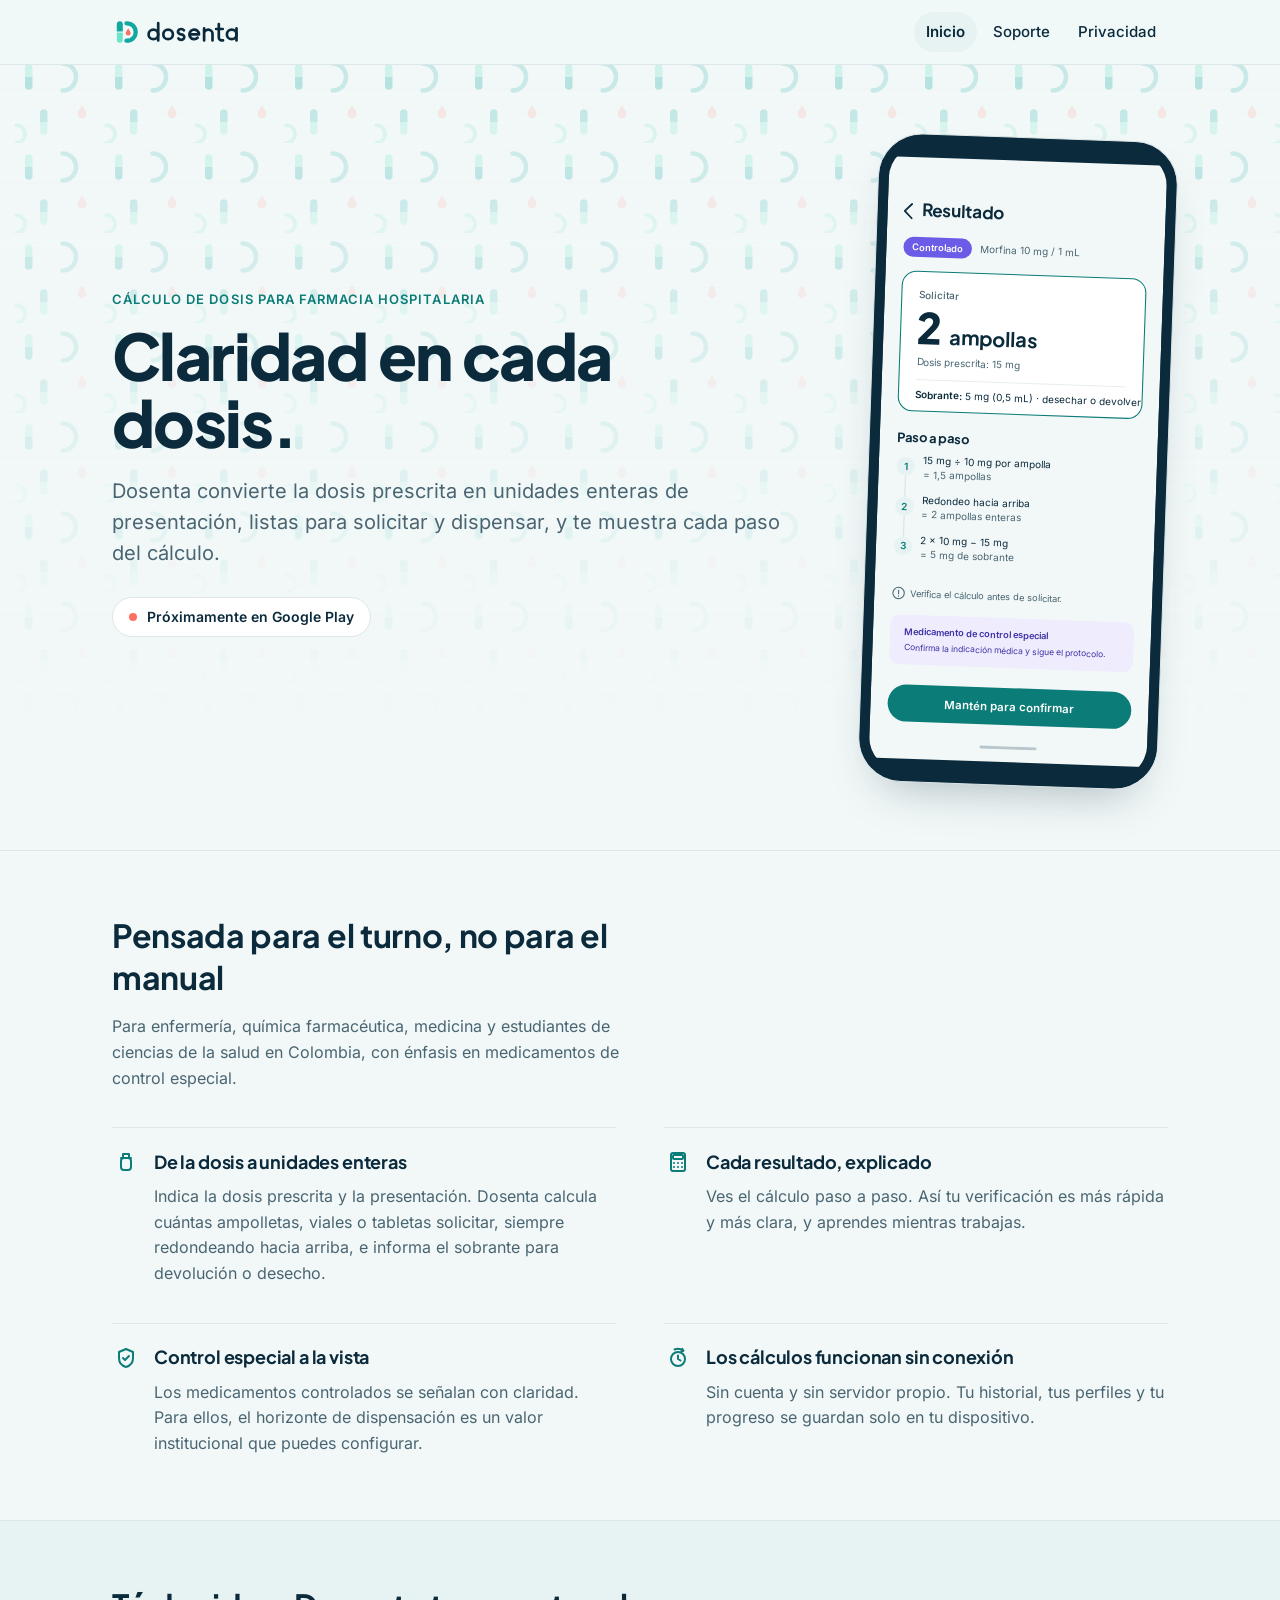
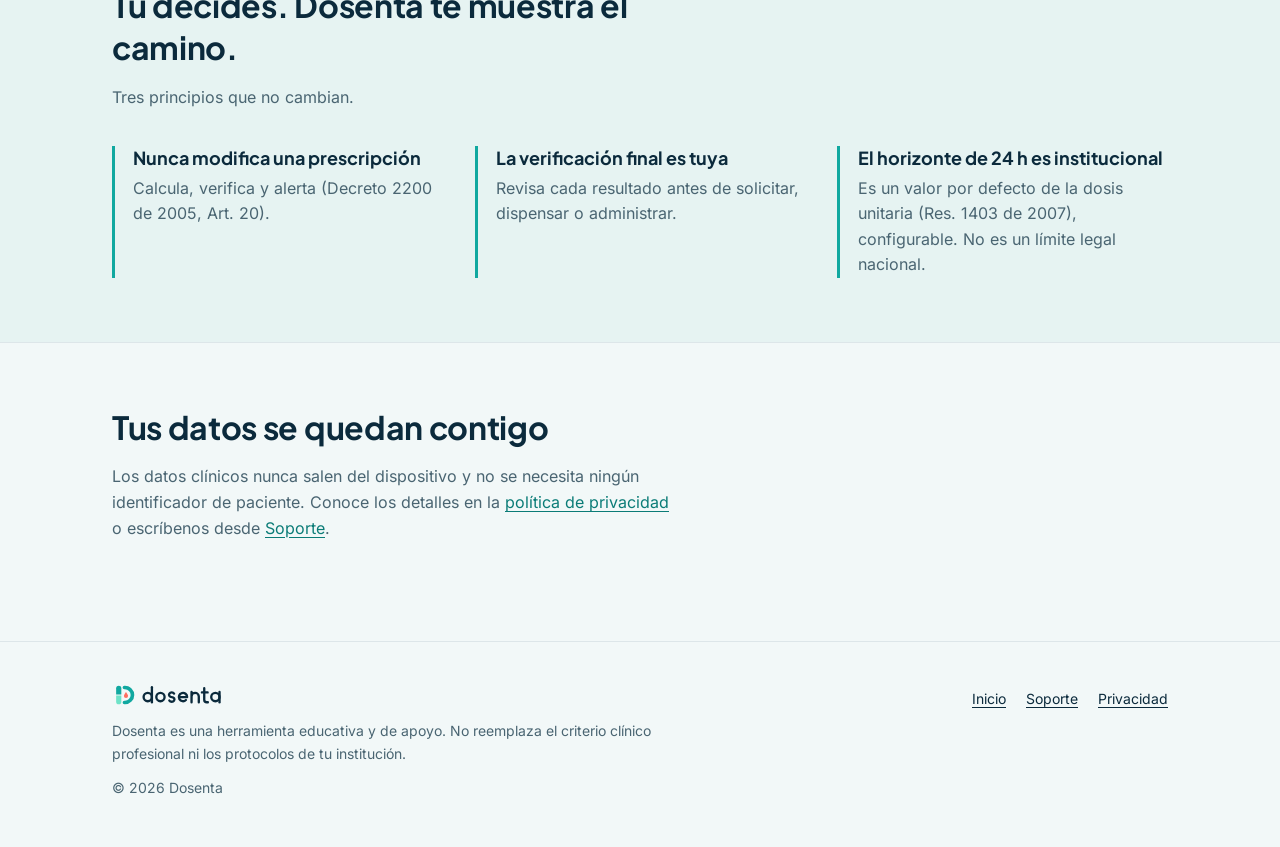
<file: index.html>
<!doctype html>
<html lang="es-CO">
<head>
<meta charset="utf-8">
<meta name="viewport" content="width=device-width, initial-scale=1">
<title>Dosenta · Claridad en cada dosis</title>
<meta name="description" content="Dosenta convierte la dosis prescrita en unidades enteras de presentación de farmacia, paso a paso y sin conexión. Tú siempre verificas el resultado.">
<meta name="theme-color" content="#F2F8F8" media="(prefers-color-scheme: light)">
<meta name="theme-color" content="#0B2A3C" media="(prefers-color-scheme: dark)">
<meta name="color-scheme" content="light dark">
<meta property="og:type" content="website">
<meta property="og:site_name" content="Dosenta">
<meta property="og:locale" content="es_CO">
<meta property="og:title" content="Dosenta · Claridad en cada dosis">
<meta property="og:description" content="Dosenta convierte la dosis prescrita en unidades enteras de presentación de farmacia, paso a paso y sin conexión. Tú siempre verificas el resultado.">
<link rel="icon" href="favicon.svg" type="image/svg+xml">
<link rel="stylesheet" href="assets/css/styles.css">
</head>
<body>
<a class="skip" href="#contenido">Saltar al contenido</a>
<header class="site-header">
<div class="wrap">
<a class="brand" href="index.html" aria-label="Dosenta, inicio"><picture><source media="(prefers-color-scheme: dark)" srcset="assets/img/dosenta-lockup-horizontal-negativo.svg"><img src="assets/img/dosenta-lockup-horizontal.svg" alt="Dosenta" width="132" height="30"></picture></a>
<nav class="nav" aria-label="Principal">
<a href="index.html" aria-current="page">Inicio</a>
<a href="soporte.html">Soporte</a>
<a href="privacidad.html">Privacidad</a>
</nav>
</div>
</header>
<main id="contenido">
<section class="hero">
<div class="wrap hero-grid">
<div class="hero-copy">
<span class="eyebrow">Cálculo de dosis para farmacia hospitalaria</span>
<h1 class="display">Claridad en cada dosis.</h1>
<p class="lead">Dosenta convierte la dosis prescrita en unidades enteras de presentación, listas para solicitar y dispensar, y te muestra cada paso del cálculo.</p>
<span class="pill">Próximamente en Google Play</span>
</div>
<figure class="hero-device" aria-label="Pantalla de resultado de Dosenta: 15 mg de morfina se convierten en 2 ampollas, con 5 mg de sobrante"><svg xmlns="http://www.w3.org/2000/svg" viewBox="0 0 390 844" focusable="false" aria-hidden="true">
  <rect width="390" height="844" fill="#F2F8F8"/>
  <path d="M34 66l-10 10 10 10" fill="none" stroke="#0B2A3C" stroke-width="2.5" stroke-linecap="round" stroke-linejoin="round"/>
  <text x="48" y="83" font-family="'Plus Jakarta Sans', sans-serif" font-weight="700" font-size="24" fill="#0B2A3C">Resultado</text>
  <rect x="24" y="112" width="96" height="28" rx="14" fill="#6B5CE7"/>
  <text x="72" y="131" text-anchor="middle" font-family="Inter, sans-serif" font-weight="600" font-size="13" fill="#FFFFFF">Controlado</text>
  <text x="132" y="131" font-family="Inter, sans-serif" font-size="14" fill="#4A6572">Morfina 10 mg / 1 mL</text>
  <rect x="24" y="160" width="342" height="196" rx="20" fill="#FFFFFF" stroke="#0B7C77" stroke-width="1.5"/>
  <text x="48" y="198" font-family="Inter, sans-serif" font-weight="500" font-size="14" fill="#4A6572">Solicitar</text>
  <text x="46" y="262" font-family="'Plus Jakarta Sans', sans-serif" font-weight="800" font-size="60" fill="#0B2A3C" style="font-feature-settings:'tnum' 1">2</text>
  <text x="92" y="262" font-family="'Plus Jakarta Sans', sans-serif" font-weight="700" font-size="28" fill="#0B2A3C">ampollas</text>
  <text x="48" y="292" font-family="Inter, sans-serif" font-size="14" fill="#4A6572">Dosis prescrita: 15 mg</text>
  <line x1="48" y1="312" x2="342" y2="312" stroke="#DDE6E9"/>
  <text x="48" y="338" font-family="Inter, sans-serif" font-size="14" fill="#0B2A3C"><tspan font-weight="600">Sobrante:</tspan> 5 mg (0,5 mL) · desechar o devolver</text>
  <text x="24" y="400" font-family="'Plus Jakarta Sans', sans-serif" font-weight="700" font-size="18" fill="#0B2A3C">Paso a paso</text>
  <g font-family="Inter, sans-serif" font-size="14" fill="#0B2A3C">
    <circle cx="38" cy="434" r="13" fill="#E6F3F2"/><text x="38" y="439" text-anchor="middle" font-weight="600" fill="#0B7C77">1</text>
    <text x="62" y="430">15 mg ÷ 10 mg por ampolla</text><text x="62" y="450" fill="#4A6572">= 1,5 ampollas</text>
    <circle cx="38" cy="490" r="13" fill="#E6F3F2"/><text x="38" y="495" text-anchor="middle" font-weight="600" fill="#0B7C77">2</text>
    <text x="62" y="486">Redondeo hacia arriba</text><text x="62" y="506" fill="#4A6572">= 2 ampollas enteras</text>
    <circle cx="38" cy="546" r="13" fill="#E6F3F2"/><text x="38" y="551" text-anchor="middle" font-weight="600" fill="#0B7C77">3</text>
    <text x="62" y="542">2 × 10 mg − 15 mg</text><text x="62" y="562" fill="#4A6572">= 5 mg de sobrante</text>
  </g>
  <line x1="38" y1="447" x2="38" y2="477" stroke="#DDE6E9" stroke-width="2"/>
  <line x1="38" y1="503" x2="38" y2="533" stroke="#DDE6E9" stroke-width="2"/>
  <circle cx="34" cy="612" r="8" fill="none" stroke="#4A6572" stroke-width="1.5"/><path d="M34 608v5M34 616v.5" stroke="#4A6572" stroke-width="1.5" stroke-linecap="round"/>
  <text x="50" y="617" font-family="Inter, sans-serif" font-size="13" fill="#4A6572">Verifica el cálculo antes de solicitar.</text>
  <rect x="24" y="642" width="342" height="70" rx="14" fill="#EFEDFD"/>
  <text x="44" y="670" font-family="Inter, sans-serif" font-weight="600" font-size="13" fill="#3F33A8">Medicamento de control especial</text>
  <text x="44" y="692" font-family="Inter, sans-serif" font-size="12" fill="#3F33A8">Confirma la indicación médica y sigue el protocolo.</text>
  <rect x="24" y="740" width="342" height="52" rx="26" fill="#0B7C77"/>
  <text x="195" y="772" text-anchor="middle" font-family="Inter, sans-serif" font-weight="600" font-size="16" fill="#FFFFFF">Mantén para confirmar</text>
  <rect x="155" y="822" width="80" height="4" rx="2" fill="#B8C7CD"/>
</svg></figure>
</div>
</section>

<section class="section" aria-labelledby="h-que">
<div class="wrap">
<div class="section-head">
<h2 id="h-que">Pensada para el turno, no para el manual</h2>
<p>Para enfermería, química farmacéutica, medicina y estudiantes de ciencias de la salud en Colombia, con énfasis en medicamentos de control especial.</p>
</div>
<div class="grid cols-2">
<article class="feature"><div class="icon" aria-hidden="true"><svg viewBox="0 0 24 24" focusable="false"><path d="M9 8V4h6v4"/><path d="M7 8h10"/><rect x="7" y="8" width="10" height="12" rx="3"/></svg></div><h3>De la dosis a unidades enteras</h3><p>Indica la dosis prescrita y la presentación. Dosenta calcula cuántas ampolletas, viales o tabletas solicitar, siempre redondeando hacia arriba, e informa el sobrante para devolución o desecho.</p></article>
<article class="feature"><div class="icon" aria-hidden="true"><svg viewBox="0 0 24 24" focusable="false"><rect x="5" y="3" width="14" height="18" rx="2"/><rect x="7" y="5" width="10" height="4" rx="1"/><path d="M8 13h.01M12 13h.01M16 13h.01M8 17h.01M12 17h.01M16 17h.01"/></svg></div><h3>Cada resultado, explicado</h3><p>Ves el cálculo paso a paso. Así tu verificación es más rápida y más clara, y aprendes mientras trabajas.</p></article>
<article class="feature"><div class="icon" aria-hidden="true"><svg viewBox="0 0 24 24" focusable="false"><path d="M12 3l7 3v6c0 5-3.5 8-7 9-3.5-1-7-4-7-9V6z"/><path d="M9 12l2 2 4-4"/></svg></div><h3>Control especial a la vista</h3><p>Los medicamentos controlados se señalan con claridad. Para ellos, el horizonte de dispensación es un valor institucional que puedes configurar.</p></article>
<article class="feature"><div class="icon" aria-hidden="true"><svg viewBox="0 0 24 24" focusable="false"><circle cx="12" cy="13" r="7"/><path d="M12 9.5v3.5l2.5 1.5"/><path d="M8.5 3.5A9 9 0 0 1 17 4.5"/><path d="M16.2 2.8l1.3 1.9-2.1.5"/></svg></div><h3>Los cálculos funcionan sin conexión</h3><p>Sin cuenta y sin servidor propio. Tu historial, tus perfiles y tu progreso se guardan solo en tu dispositivo.</p></article>
</div>
</div>
</section>

<section class="section tint" aria-labelledby="h-decides">
<div class="wrap">
<div class="section-head">
<h2 id="h-decides">Tú decides. Dosenta te muestra el camino.</h2>
<p>Tres principios que no cambian.</p>
</div>
<ul class="principles">
<li><strong>Nunca modifica una prescripción</strong><span>Calcula, verifica y alerta (Decreto 2200 de 2005, Art. 20).</span></li>
<li><strong>La verificación final es tuya</strong><span>Revisa cada resultado antes de solicitar, dispensar o administrar.</span></li>
<li><strong>El horizonte de 24 h es institucional</strong><span>Es un valor por defecto de la dosis unitaria (Res. 1403 de 2007), configurable. No es un límite legal nacional.</span></li>
</ul>
</div>
</section>

<section class="section" aria-labelledby="h-datos">
<div class="wrap">
<div class="section-head">
<h2 id="h-datos">Tus datos se quedan contigo</h2>
<p>Los datos clínicos nunca salen del dispositivo y no se necesita ningún identificador de paciente. Conoce los detalles en la <a href="privacidad.html">política de privacidad</a> o escríbenos desde <a href="soporte.html">Soporte</a>.</p>
</div>
</div>
</section>
</main>
<footer class="site-footer">
<div class="wrap">
<div class="row">
<div><picture><source media="(prefers-color-scheme: dark)" srcset="assets/img/dosenta-lockup-horizontal-negativo.svg"><img src="assets/img/dosenta-lockup-horizontal.svg" alt="Dosenta" width="132" height="30"></picture>
<p>Dosenta es una herramienta educativa y de apoyo. No reemplaza el criterio clínico profesional ni los protocolos de tu institución.</p></div>
<nav aria-label="Pie de página">
<a href="index.html">Inicio</a>
<a href="soporte.html">Soporte</a>
<a href="privacidad.html">Privacidad</a>
</nav>
</div>
<p>&copy; 2026 Dosenta</p>
</div>
</footer>
</body>
</html>
</file>
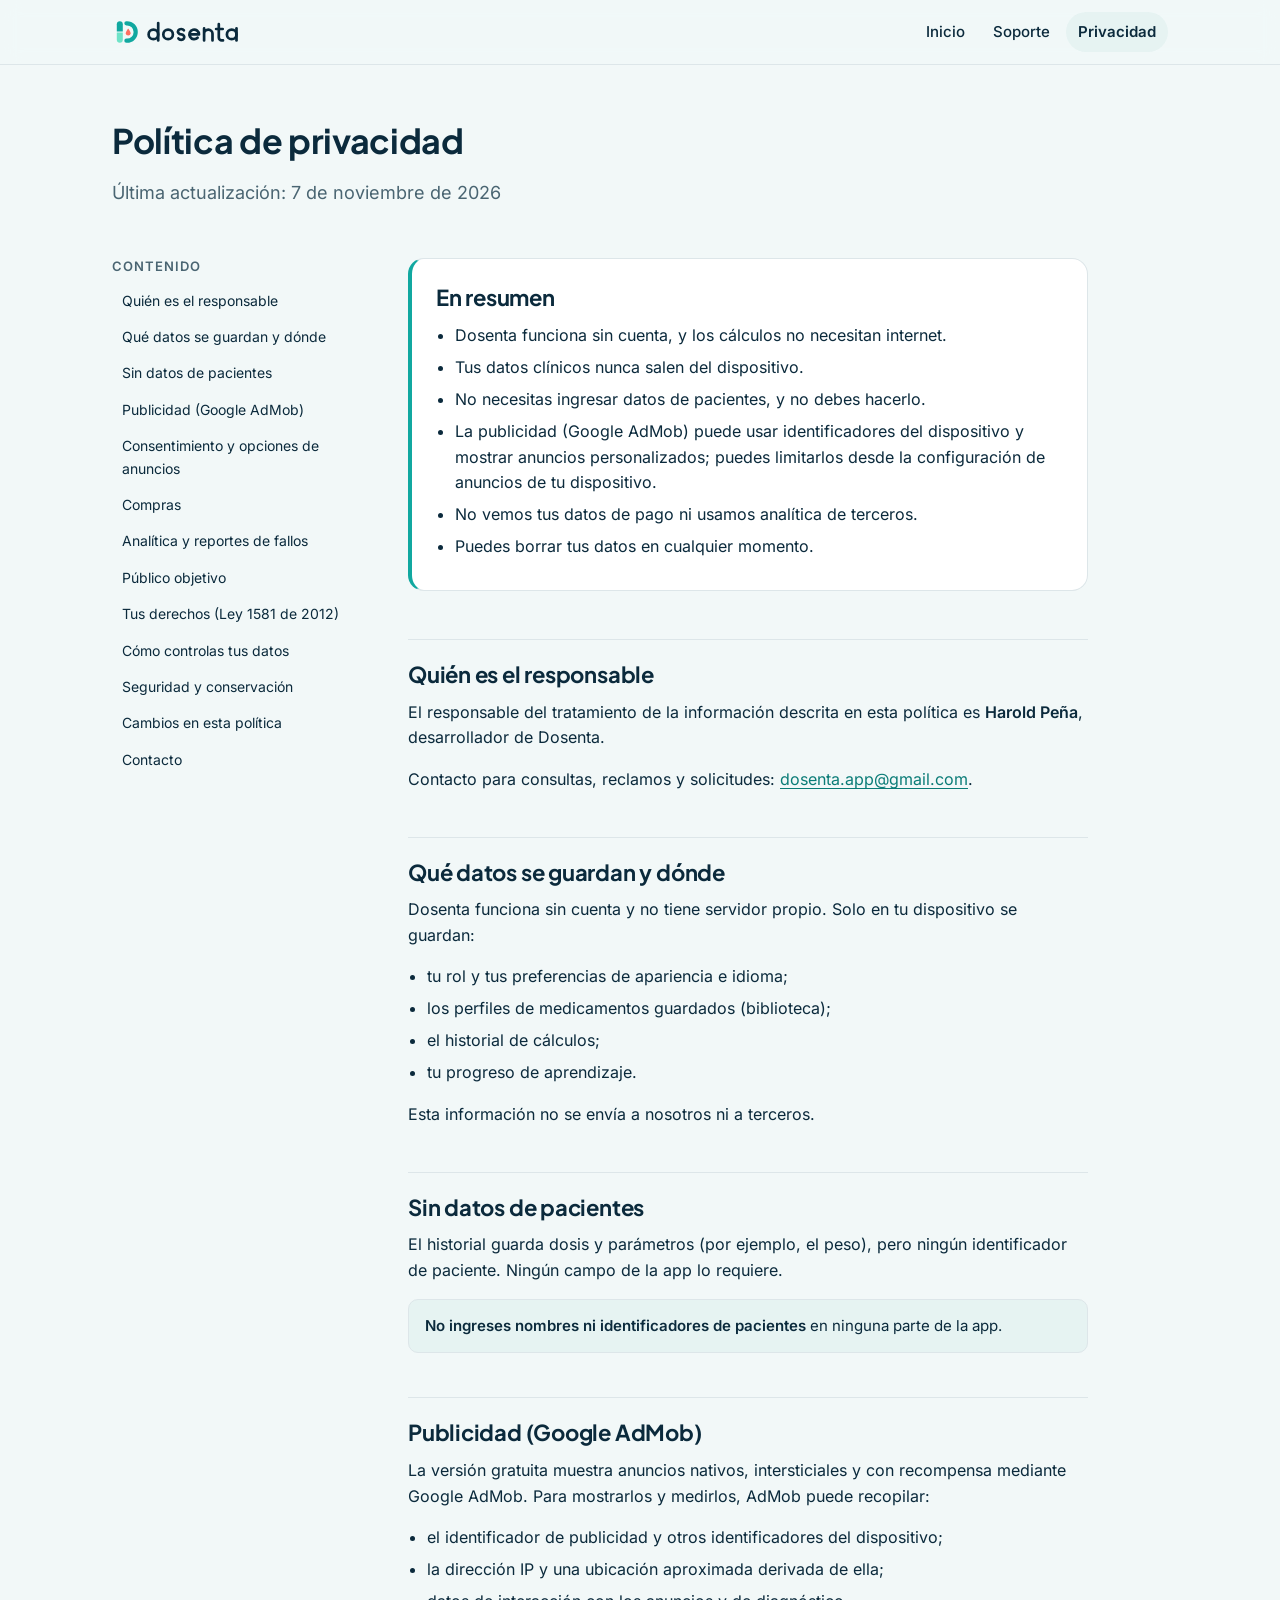
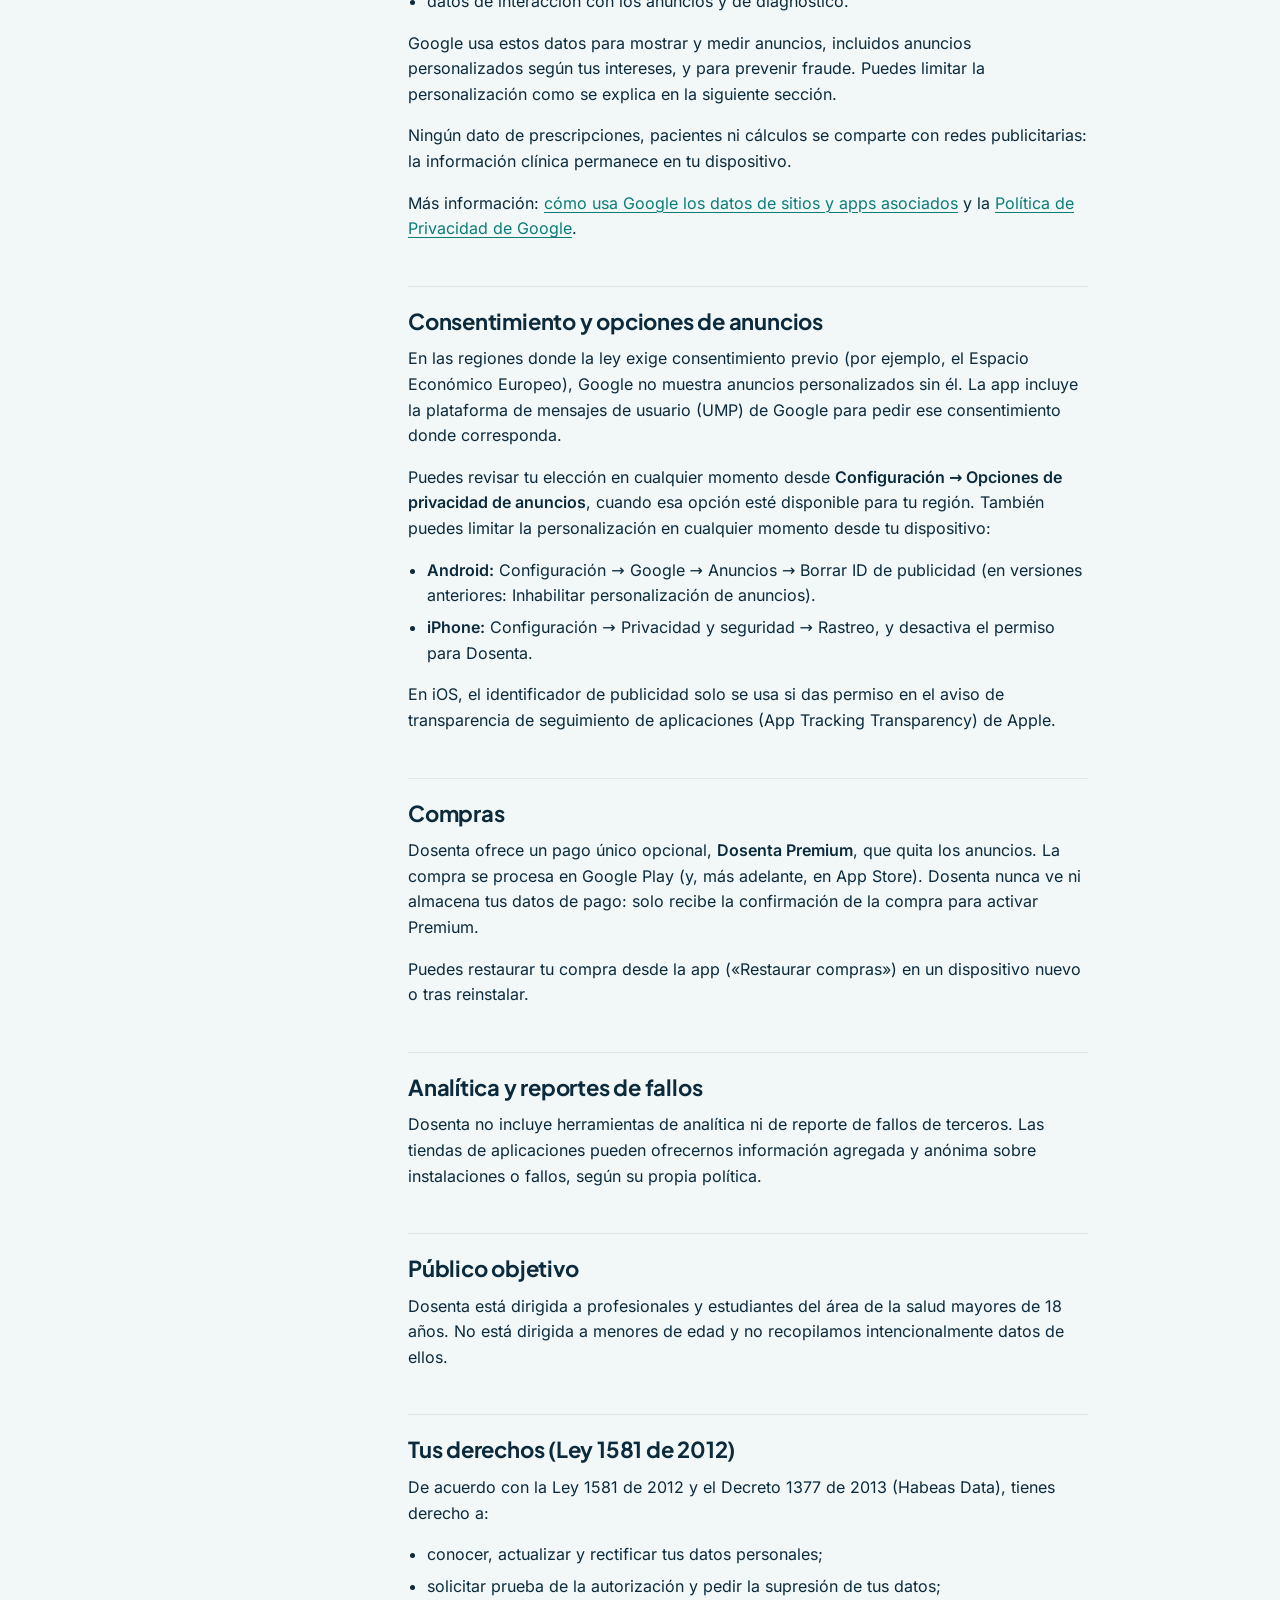
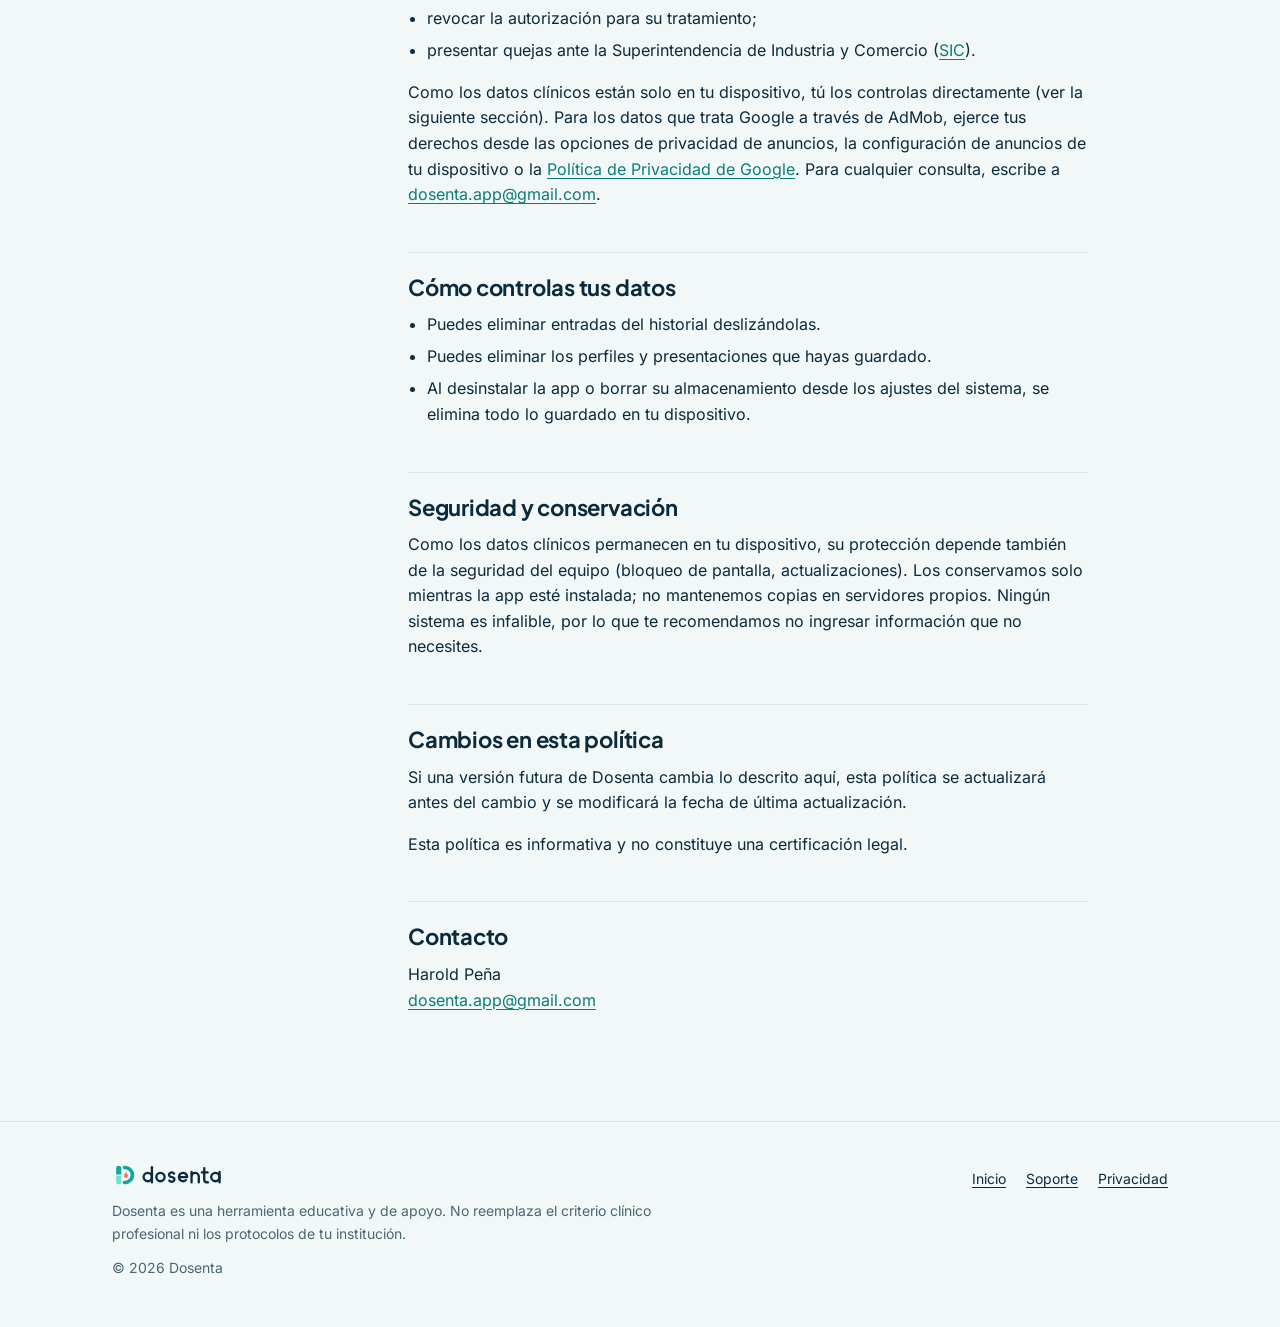
<file: privacidad.html>
<!doctype html>
<html lang="es-CO">
<head>
<meta charset="utf-8">
<meta name="viewport" content="width=device-width, initial-scale=1">
<title>Política de privacidad · Dosenta</title>
<meta name="description" content="Cómo trata Dosenta tus datos: sin cuenta, datos clínicos solo en tu dispositivo, publicidad con Google AdMob y tus derechos bajo la Ley 1581 de 2012.">
<meta name="theme-color" content="#F2F8F8" media="(prefers-color-scheme: light)">
<meta name="theme-color" content="#0B2A3C" media="(prefers-color-scheme: dark)">
<meta name="color-scheme" content="light dark">
<meta property="og:type" content="website">
<meta property="og:site_name" content="Dosenta">
<meta property="og:locale" content="es_CO">
<meta property="og:title" content="Política de privacidad · Dosenta">
<meta property="og:description" content="Cómo trata Dosenta tus datos: sin cuenta, datos clínicos solo en tu dispositivo, publicidad con Google AdMob y tus derechos bajo la Ley 1581 de 2012.">
<link rel="icon" href="favicon.svg" type="image/svg+xml">
<link rel="stylesheet" href="assets/css/styles.css">
</head>
<body>
<a class="skip" href="#contenido">Saltar al contenido</a>
<header class="site-header">
<div class="wrap">
<a class="brand" href="index.html" aria-label="Dosenta, inicio"><picture><source media="(prefers-color-scheme: dark)" srcset="assets/img/dosenta-lockup-horizontal-negativo.svg"><img src="assets/img/dosenta-lockup-horizontal.svg" alt="Dosenta" width="132" height="30"></picture></a>
<nav class="nav" aria-label="Principal">
<a href="index.html">Inicio</a>
<a href="soporte.html">Soporte</a>
<a href="privacidad.html" aria-current="page">Privacidad</a>
</nav>
</div>
</header>
<main id="contenido">
<div class="wrap">
<div class="page-head">
<h1>Política de privacidad</h1>
<p class="meta">Última actualización: 7 de noviembre de 2026</p>
</div>
<div class="legal">
<aside class="toc" aria-label="Contenido de la página">
<details open>
<summary>Contenido</summary>
<ol>
<li><a href="#responsable">Quién es el responsable</a></li>
<li><a href="#datos">Qué datos se guardan y dónde</a></li>
<li><a href="#pacientes">Sin datos de pacientes</a></li>
<li><a href="#publicidad">Publicidad (Google AdMob)</a></li>
<li><a href="#consentimiento">Consentimiento y opciones de anuncios</a></li>
<li><a href="#compras">Compras</a></li>
<li><a href="#analitica">Analítica y reportes de fallos</a></li>
<li><a href="#menores">Público objetivo</a></li>
<li><a href="#derechos">Tus derechos (Ley 1581 de 2012)</a></li>
<li><a href="#control">Cómo controlas tus datos</a></li>
<li><a href="#seguridad">Seguridad y conservación</a></li>
<li><a href="#cambios">Cambios en esta política</a></li>
<li><a href="#contacto">Contacto</a></li>
</ol>
</details>
</aside>
<div class="prose">
<aside class="summary" aria-labelledby="h-resumen">
<h2 id="h-resumen">En resumen</h2>
<ul>
<li>Dosenta funciona sin cuenta, y los cálculos no necesitan internet.</li>
<li>Tus datos clínicos nunca salen del dispositivo.</li>
<li>No necesitas ingresar datos de pacientes, y no debes hacerlo.</li>
<li>La publicidad (Google AdMob) puede usar identificadores del dispositivo y mostrar anuncios personalizados; puedes limitarlos desde la configuración de anuncios de tu dispositivo.</li>
<li>No vemos tus datos de pago ni usamos analítica de terceros.</li>
<li>Puedes borrar tus datos en cualquier momento.</li>
</ul>
</aside>
<section id="responsable" aria-labelledby="h-responsable"><h2 id="h-responsable">Quién es el responsable</h2>
<p>El responsable del tratamiento de la información descrita en esta política es <strong>Harold Peña</strong>, desarrollador de Dosenta.</p>
<p>Contacto para consultas, reclamos y solicitudes: <a href="mailto:dosenta.app@gmail.com">dosenta.app@gmail.com</a>.</p>
</section>
<section id="datos" aria-labelledby="h-datos"><h2 id="h-datos">Qué datos se guardan y dónde</h2>
<p>Dosenta funciona sin cuenta y no tiene servidor propio. Solo en tu dispositivo se guardan:</p>
<ul>
<li>tu rol y tus preferencias de apariencia e idioma;</li>
<li>los perfiles de medicamentos guardados (biblioteca);</li>
<li>el historial de cálculos;</li>
<li>tu progreso de aprendizaje.</li>
</ul>
<p>Esta información no se envía a nosotros ni a terceros.</p>
</section>
<section id="pacientes" aria-labelledby="h-pacientes"><h2 id="h-pacientes">Sin datos de pacientes</h2>
<p>El historial guarda dosis y parámetros (por ejemplo, el peso), pero ningún identificador de paciente. Ningún campo de la app lo requiere.</p>
<div class="note"><strong>No ingreses nombres ni identificadores de pacientes</strong> en ninguna parte de la app.</div>
</section>
<section id="publicidad" aria-labelledby="h-publicidad"><h2 id="h-publicidad">Publicidad (Google AdMob)</h2>
<p>La versión gratuita muestra anuncios nativos, intersticiales y con recompensa mediante Google AdMob. Para mostrarlos y medirlos, AdMob puede recopilar:</p>
<ul>
<li>el identificador de publicidad y otros identificadores del dispositivo;</li>
<li>la dirección IP y una ubicación aproximada derivada de ella;</li>
<li>datos de interacción con los anuncios y de diagnóstico.</li>
</ul>
<p>Google usa estos datos para mostrar y medir anuncios, incluidos anuncios personalizados según tus intereses, y para prevenir fraude. Puedes limitar la personalización como se explica en la siguiente sección.</p>
<p>Ningún dato de prescripciones, pacientes ni cálculos se comparte con redes publicitarias: la información clínica permanece en tu dispositivo.</p>
<p>Más información: <a href="https://policies.google.com/technologies/partner-sites" rel="noopener">cómo usa Google los datos de sitios y apps asociados</a> y la <a href="https://policies.google.com/privacy" rel="noopener">Política de Privacidad de Google</a>.</p>
</section>
<section id="consentimiento" aria-labelledby="h-consentimiento"><h2 id="h-consentimiento">Consentimiento y opciones de anuncios</h2>
<p>En las regiones donde la ley exige consentimiento previo (por ejemplo, el Espacio Económico Europeo), Google no muestra anuncios personalizados sin él. La app incluye la plataforma de mensajes de usuario (UMP) de Google para pedir ese consentimiento donde corresponda.</p>
<p>Puedes revisar tu elección en cualquier momento desde <strong>Configuración &rarr; Opciones de privacidad de anuncios</strong>, cuando esa opción esté disponible para tu región. También puedes limitar la personalización en cualquier momento desde tu dispositivo:</p>
<ul>
<li><strong>Android:</strong> Configuración &rarr; Google &rarr; Anuncios &rarr; Borrar ID de publicidad (en versiones anteriores: Inhabilitar personalización de anuncios).</li>
<li><strong>iPhone:</strong> Configuración &rarr; Privacidad y seguridad &rarr; Rastreo, y desactiva el permiso para Dosenta.</li>
</ul>
<p>En iOS, el identificador de publicidad solo se usa si das permiso en el aviso de transparencia de seguimiento de aplicaciones (App Tracking Transparency) de Apple.</p>
</section>
<section id="compras" aria-labelledby="h-compras"><h2 id="h-compras">Compras</h2>
<p>Dosenta ofrece un pago único opcional, <strong>Dosenta Premium</strong>, que quita los anuncios. La compra se procesa en Google Play (y, más adelante, en App Store). Dosenta nunca ve ni almacena tus datos de pago: solo recibe la confirmación de la compra para activar Premium.</p>
<p>Puedes restaurar tu compra desde la app (&laquo;Restaurar compras&raquo;) en un dispositivo nuevo o tras reinstalar.</p>
</section>
<section id="analitica" aria-labelledby="h-analitica"><h2 id="h-analitica">Analítica y reportes de fallos</h2>
<p>Dosenta no incluye herramientas de analítica ni de reporte de fallos de terceros. Las tiendas de aplicaciones pueden ofrecernos información agregada y anónima sobre instalaciones o fallos, según su propia política.</p>
</section>
<section id="menores" aria-labelledby="h-menores"><h2 id="h-menores">Público objetivo</h2>
<p>Dosenta está dirigida a profesionales y estudiantes del área de la salud mayores de 18 años. No está dirigida a menores de edad y no recopilamos intencionalmente datos de ellos.</p>
</section>
<section id="derechos" aria-labelledby="h-derechos"><h2 id="h-derechos">Tus derechos (Ley 1581 de 2012)</h2>
<p>De acuerdo con la Ley 1581 de 2012 y el Decreto 1377 de 2013 (Habeas Data), tienes derecho a:</p>
<ul>
<li>conocer, actualizar y rectificar tus datos personales;</li>
<li>solicitar prueba de la autorización y pedir la supresión de tus datos;</li>
<li>revocar la autorización para su tratamiento;</li>
<li>presentar quejas ante la Superintendencia de Industria y Comercio (<a href="https://www.sic.gov.co" rel="noopener">SIC</a>).</li>
</ul>
<p>Como los datos clínicos están solo en tu dispositivo, tú los controlas directamente (ver la siguiente sección). Para los datos que trata Google a través de AdMob, ejerce tus derechos desde las opciones de privacidad de anuncios, la configuración de anuncios de tu dispositivo o la <a href="https://policies.google.com/privacy" rel="noopener">Política de Privacidad de Google</a>. Para cualquier consulta, escribe a <a href="mailto:dosenta.app@gmail.com">dosenta.app@gmail.com</a>.</p>
</section>
<section id="control" aria-labelledby="h-control"><h2 id="h-control">Cómo controlas tus datos</h2>
<ul>
<li>Puedes eliminar entradas del historial deslizándolas.</li>
<li>Puedes eliminar los perfiles y presentaciones que hayas guardado.</li>
<li>Al desinstalar la app o borrar su almacenamiento desde los ajustes del sistema, se elimina todo lo guardado en tu dispositivo.</li>
</ul>
</section>
<section id="seguridad" aria-labelledby="h-seguridad"><h2 id="h-seguridad">Seguridad y conservación</h2>
<p>Como los datos clínicos permanecen en tu dispositivo, su protección depende también de la seguridad del equipo (bloqueo de pantalla, actualizaciones). Los conservamos solo mientras la app esté instalada; no mantenemos copias en servidores propios. Ningún sistema es infalible, por lo que te recomendamos no ingresar información que no necesites.</p>
</section>
<section id="cambios" aria-labelledby="h-cambios"><h2 id="h-cambios">Cambios en esta política</h2>
<p>Si una versión futura de Dosenta cambia lo descrito aquí, esta política se actualizará antes del cambio y se modificará la fecha de última actualización.</p>
<p>Esta política es informativa y no constituye una certificación legal.</p>
</section>
<section id="contacto" aria-labelledby="h-contacto"><h2 id="h-contacto">Contacto</h2>
<p>Harold Peña<br><a href="mailto:dosenta.app@gmail.com">dosenta.app@gmail.com</a></p>
</section>
</div>
</div>
</div>
</main>
<footer class="site-footer">
<div class="wrap">
<div class="row">
<div><picture><source media="(prefers-color-scheme: dark)" srcset="assets/img/dosenta-lockup-horizontal-negativo.svg"><img src="assets/img/dosenta-lockup-horizontal.svg" alt="Dosenta" width="132" height="30"></picture>
<p>Dosenta es una herramienta educativa y de apoyo. No reemplaza el criterio clínico profesional ni los protocolos de tu institución.</p></div>
<nav aria-label="Pie de página">
<a href="index.html">Inicio</a>
<a href="soporte.html">Soporte</a>
<a href="privacidad.html">Privacidad</a>
</nav>
</div>
<p>&copy; 2026 Dosenta</p>
</div>
</footer>
</body>
</html>
</file>
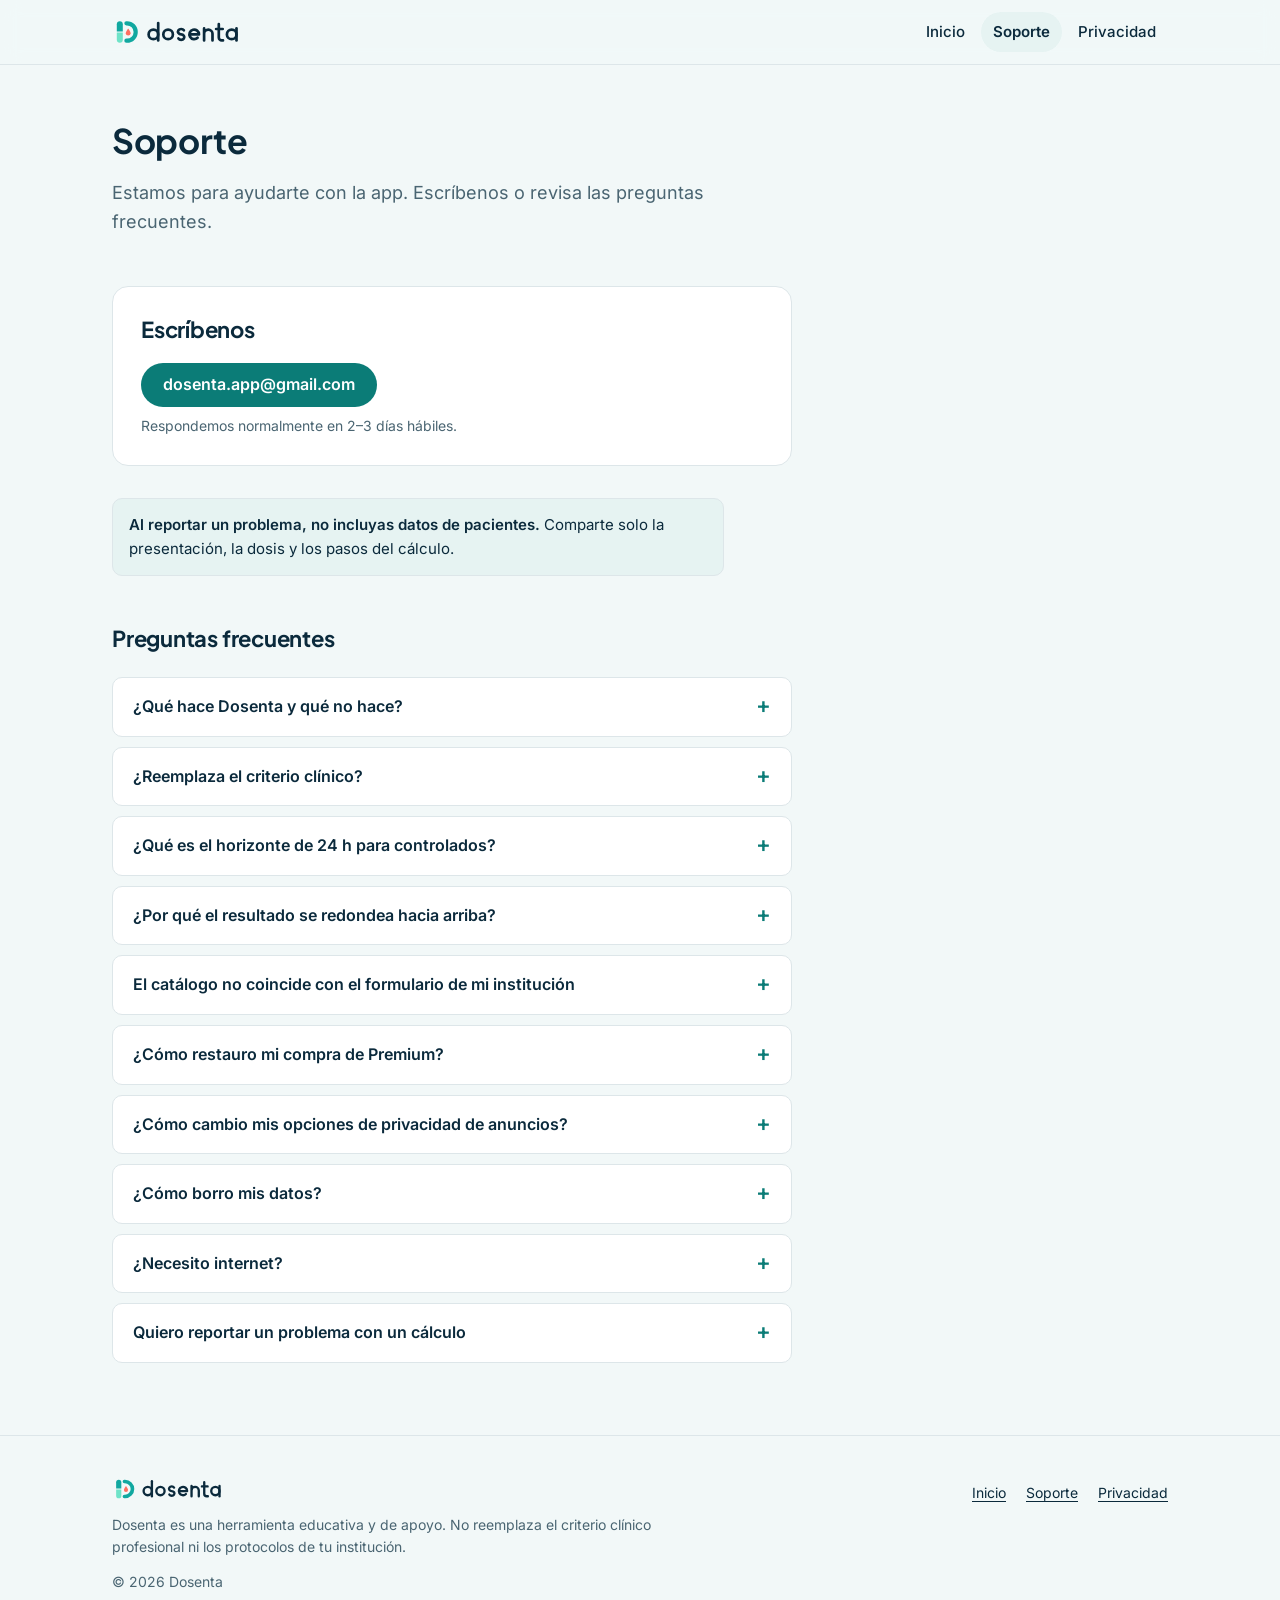
<file: soporte.html>
<!doctype html>
<html lang="es-CO">
<head>
<meta charset="utf-8">
<meta name="viewport" content="width=device-width, initial-scale=1">
<title>Soporte · Dosenta</title>
<meta name="description" content="Contacto y preguntas frecuentes de Dosenta: cálculos, Premium, privacidad de anuncios y cómo reportar un problema.">
<meta name="theme-color" content="#F2F8F8" media="(prefers-color-scheme: light)">
<meta name="theme-color" content="#0B2A3C" media="(prefers-color-scheme: dark)">
<meta name="color-scheme" content="light dark">
<meta property="og:type" content="website">
<meta property="og:site_name" content="Dosenta">
<meta property="og:locale" content="es_CO">
<meta property="og:title" content="Soporte · Dosenta">
<meta property="og:description" content="Contacto y preguntas frecuentes de Dosenta: cálculos, Premium, privacidad de anuncios y cómo reportar un problema.">
<link rel="icon" href="favicon.svg" type="image/svg+xml">
<link rel="stylesheet" href="assets/css/styles.css">
</head>
<body>
<a class="skip" href="#contenido">Saltar al contenido</a>
<header class="site-header">
<div class="wrap">
<a class="brand" href="index.html" aria-label="Dosenta, inicio"><picture><source media="(prefers-color-scheme: dark)" srcset="assets/img/dosenta-lockup-horizontal-negativo.svg"><img src="assets/img/dosenta-lockup-horizontal.svg" alt="Dosenta" width="132" height="30"></picture></a>
<nav class="nav" aria-label="Principal">
<a href="index.html">Inicio</a>
<a href="soporte.html" aria-current="page">Soporte</a>
<a href="privacidad.html">Privacidad</a>
</nav>
</div>
</header>
<main id="contenido">
<div class="wrap">
<div class="page-head">
<h1>Soporte</h1>
<p>Estamos para ayudarte con la app. Escríbenos o revisa las preguntas frecuentes.</p>
</div>
<section class="card contact" aria-labelledby="h-contacto">
<h2 id="h-contacto">Escríbenos</h2>
<a class="btn" href="mailto:dosenta.app@gmail.com">dosenta.app@gmail.com</a>
<p class="meta">Respondemos normalmente en 2–3 días hábiles.</p>
</section>
<p class="note" style="max-width:68ch"><strong>Al reportar un problema, no incluyas datos de pacientes.</strong> Comparte solo la presentación, la dosis y los pasos del cálculo.</p>
<h2 style="margin-top:48px">Preguntas frecuentes</h2>
<div class="faq">
<details><summary>¿Qué hace Dosenta y qué no hace?</summary><div><p>Dosenta convierte la dosis prescrita en unidades enteras de presentación de farmacia, y explica cada paso. Calcula, verifica y alerta. No modifica prescripciones (Decreto 2200 de 2005, Art. 20), no diagnostica y no administra medicamentos.</p></div></details>
<details><summary>¿Reemplaza el criterio clínico?</summary><div><p>No. Es una herramienta educativa y de apoyo. La verificación final es del profesional: revisa cada resultado antes de solicitar, dispensar o administrar, y sigue los protocolos de tu institución.</p></div></details>
<details><summary>¿Qué es el horizonte de 24 h para controlados?</summary><div><p>Es un valor por defecto de la dosis unitaria (Resolución 1403 de 2007) que usan muchas instituciones. Es configurable y no es un límite legal nacional. Ajústalo a lo que defina tu institución.</p></div></details>
<details><summary>¿Por qué el resultado se redondea hacia arriba?</summary><div><p>Porque las presentaciones se dispensan en unidades enteras. Dosenta siempre redondea hacia arriba y te informa el sobrante, para que sepas cuánto se desecha o se devuelve según el protocolo de tu institución.</p></div></details>
<details><summary>El catálogo no coincide con el formulario de mi institución</summary><div><p>Las presentaciones del catálogo pueden diferir del formulario de tu institución. Verifica contra la etiqueta del producto y el formulario institucional. Puedes guardar tus propias presentaciones en la app.</p></div></details>
<details><summary>¿Cómo restauro mi compra de Premium?</summary><div><p>Abre la app, entra a la sección de Premium y toca <strong>Restaurar compras</strong>. Usa la misma cuenta de Google Play con la que compraste.</p></div></details>
<details><summary>¿Cómo cambio mis opciones de privacidad de anuncios?</summary><div><p>En la app, ve a <strong>Configuración &rarr; Opciones de privacidad de anuncios</strong>. Esta opción aparece cuando aplica en tu región. Además, en Android puedes limitar la personalización en Configuración &rarr; Google &rarr; Anuncios &rarr; Borrar ID de publicidad; en iPhone, en Configuración &rarr; Privacidad y seguridad &rarr; Rastreo.</p></div></details>
<details><summary>¿Cómo borro mis datos?</summary><div><p>Puedes eliminar entradas del historial deslizándolas, y eliminar los perfiles que hayas guardado. Para borrar todo, desinstala la app o borra su almacenamiento desde los ajustes del sistema. Los datos clínicos viven solo en tu dispositivo.</p></div></details>
<details><summary>¿Necesito internet?</summary><div><p>No para calcular. Dosenta funciona sin conexión y sin cuenta. Los anuncios y la verificación de compras sí requieren conexión cuando aplican.</p></div></details>
<details><summary>Quiero reportar un problema con un cálculo</summary><div><p>Escríbenos e incluye la presentación, la dosis y los pasos que te muestra la app. <strong>No incluyas datos de pacientes</strong>: ni nombres, ni documentos, ni fotos de prescripciones.</p></div></details>
</div>
</div>
</main>
<footer class="site-footer">
<div class="wrap">
<div class="row">
<div><picture><source media="(prefers-color-scheme: dark)" srcset="assets/img/dosenta-lockup-horizontal-negativo.svg"><img src="assets/img/dosenta-lockup-horizontal.svg" alt="Dosenta" width="132" height="30"></picture>
<p>Dosenta es una herramienta educativa y de apoyo. No reemplaza el criterio clínico profesional ni los protocolos de tu institución.</p></div>
<nav aria-label="Pie de página">
<a href="index.html">Inicio</a>
<a href="soporte.html">Soporte</a>
<a href="privacidad.html">Privacidad</a>
</nav>
</div>
<p>&copy; 2026 Dosenta</p>
</div>
</footer>
</body>
</html>
</file>
<file: assets/css/styles.css>
/* Dosenta site — brand tokens (from dosenta-brand/03-color/tokens.css) */
@font-face{font-family:"Plus Jakarta Sans";font-weight:700;font-style:normal;font-display:swap;src:url("../fonts/plus-jakarta-sans-latin-700-normal.woff2") format("woff2")}
@font-face{font-family:"Plus Jakarta Sans";font-weight:800;font-style:normal;font-display:swap;src:url("../fonts/plus-jakarta-sans-latin-800-normal.woff2") format("woff2")}
@font-face{font-family:"Inter";font-weight:400;font-style:normal;font-display:swap;src:url("../fonts/inter-latin-400-normal.woff2") format("woff2")}
@font-face{font-family:"Inter";font-weight:500;font-style:normal;font-display:swap;src:url("../fonts/inter-latin-500-normal.woff2") format("woff2")}
@font-face{font-family:"Inter";font-weight:600;font-style:normal;font-display:swap;src:url("../fonts/inter-latin-600-normal.woff2") format("woff2")}

:root{
  --color-teal:#11A8A0;--color-teal-profundo:#0B7C77;--color-menta:#6FE3C8;--color-coral:#FF6F61;
  --color-tinta:#0B2A3C;--color-nube:#F2F8F8;--color-blanco:#FFFFFF;--color-controlado:#6B5CE7;
  --color-neutro-100:#EEF3F5;--color-neutro-200:#DDE6E9;--color-neutro-300:#B8C7CD;--color-neutro-400:#7F97A2;--color-neutro-500:#4A6572;--color-neutro-600:#1E3A4A;
  --color-bg:var(--color-nube);--color-surface:var(--color-blanco);--color-text:var(--color-tinta);
  --color-text-muted:var(--color-neutro-500);--color-primary:var(--color-teal-profundo);
  --color-border:var(--color-neutro-200);--color-soft:#E6F3F2;--color-header:rgba(242,248,248,.86);
  --font-display:"Plus Jakarta Sans",system-ui,-apple-system,"Segoe UI",Roboto,sans-serif;
  --font-body:"Inter",system-ui,-apple-system,"Segoe UI",Roboto,sans-serif;
  --radius:16px;--radius-sm:10px;--wrap:1120px;--read:68ch;
}
@media (prefers-color-scheme:dark){
  :root{--color-bg:var(--color-tinta);--color-surface:#12374B;--color-text:var(--color-nube);
    --color-text-muted:var(--color-neutro-300);--color-primary:var(--color-menta);
    --color-border:var(--color-neutro-500);--color-soft:#0F3246;--color-header:rgba(11,42,60,.86)}
}

*,*::before,*::after{box-sizing:border-box}
html{-webkit-text-size-adjust:100%;scroll-behavior:smooth;scroll-padding-top:88px}
body{margin:0;background:var(--color-bg);color:var(--color-text);font:400 16px/1.6 var(--font-body);-webkit-font-smoothing:antialiased}
img,svg{max-width:100%;display:block}
h1,h2,h3{font-family:var(--font-display);font-weight:700;line-height:1.2;margin:0 0 .5em;letter-spacing:-.01em}
h1{font-size:clamp(28px,5vw,34px)}
h2{font-size:22px;line-height:1.3}
h3{font-size:18px;line-height:1.35}
p{margin:0 0 1em}
a{color:var(--color-primary);text-underline-offset:3px;text-decoration-thickness:1px;transition:color .15s}
a:hover{text-decoration-thickness:2px}
:focus-visible{outline:3px solid var(--color-teal);outline-offset:3px;border-radius:4px}
.skip{position:absolute;left:16px;top:-60px;background:var(--color-surface);color:var(--color-text);padding:10px 16px;border-radius:var(--radius-sm);border:1px solid var(--color-border);z-index:20;transition:top .15s}
.skip:focus{top:12px}
.wrap{width:100%;max-width:var(--wrap);margin:0 auto;padding:0 16px}
@media(min-width:720px){.wrap{padding:0 32px}}

/* Header */
.site-header{position:sticky;top:0;z-index:10;background:var(--color-header);backdrop-filter:saturate(1.4) blur(10px);-webkit-backdrop-filter:saturate(1.4) blur(10px);border-bottom:1px solid var(--color-border)}
.site-header .wrap{display:flex;align-items:center;justify-content:space-between;min-height:64px;gap:12px}
.brand img{height:30px;width:auto}
.nav{display:flex;gap:4px}
.nav a{color:var(--color-text);text-decoration:none;font-weight:500;font-size:15px;padding:8px 12px;border-radius:999px;transition:background .15s}
.nav a:hover{background:var(--color-soft)}
.nav a[aria-current="page"]{background:var(--color-soft);color:var(--color-primary);font-weight:600}
@media(max-width:420px){.brand img{height:24px}.nav a{padding:8px 7px;font-size:14px}}

/* Hero */
.hero{position:relative;overflow:hidden;padding:72px 0 64px;border-bottom:1px solid var(--color-border)}
.hero::before{content:"";position:absolute;inset:0;background:url("../img/patron-dosenta.svg") center/360px repeat;opacity:.55;-webkit-mask-image:linear-gradient(to bottom,#000 0%,transparent 85%);mask-image:linear-gradient(to bottom,#000 0%,transparent 85%);pointer-events:none}
@media (prefers-color-scheme:dark){.hero::before{opacity:.06;filter:saturate(.6)}}
.hero .wrap{position:relative}
.display{font:800 clamp(36px,7vw,64px)/1.05 var(--font-display);letter-spacing:-.025em;margin:0 0 20px;max-width:14ch}
.lead{font-size:clamp(17px,2.4vw,20px);line-height:1.55;color:var(--color-text-muted);max-width:52ch;margin:0 0 28px}
.pill{display:inline-flex;align-items:center;gap:10px;padding:8px 16px;border-radius:999px;border:1px solid var(--color-border);background:var(--color-surface);font-weight:600;font-size:14px}
.pill::before{content:"";width:8px;height:8px;border-radius:50%;background:var(--color-coral)}
.eyebrow{display:inline-block;font:600 13px/1 var(--font-body);letter-spacing:.08em;text-transform:uppercase;color:var(--color-primary);margin-bottom:16px}

/* Sections */
.section{padding:64px 0}
.section-head{max-width:56ch;margin-bottom:36px}
.section-head h2{font-size:clamp(24px,4vw,32px)}
.section-head p{color:var(--color-text-muted)}
.grid{display:grid;gap:16px}
@media(min-width:720px){.grid.cols-2{grid-template-columns:1fr 1fr}}
.card{background:var(--color-surface);border:1px solid var(--color-border);border-radius:var(--radius);padding:24px;transition:border-color .2s,transform .2s}
@media(hover:hover){.card.lift:hover{border-color:var(--color-teal);transform:translateY(-2px)}}
.card h3{margin-bottom:6px}
.card p:last-child{margin-bottom:0}
.card p{color:var(--color-text-muted)}
.icon{width:44px;height:44px;border-radius:12px;background:var(--color-soft);color:var(--color-primary);display:grid;place-items:center;margin-bottom:16px}
.icon svg{width:24px;height:24px;fill:none;stroke:currentColor;stroke-width:2;stroke-linecap:round;stroke-linejoin:round}
.tint{background:var(--color-soft);border-block:1px solid var(--color-border)}
.principles{list-style:none;margin:0;padding:0;display:grid;gap:20px}
@media(min-width:720px){.principles{grid-template-columns:repeat(3,1fr);gap:32px}}
.principles li{padding-left:18px;border-left:3px solid var(--color-teal)}
.principles strong{display:block;font:700 18px/1.3 var(--font-display);margin-bottom:6px}
.principles span{color:var(--color-text-muted)}

/* Footer */
.site-footer{border-top:1px solid var(--color-border);padding:40px 0 48px;color:var(--color-text-muted);font-size:14px}
.site-footer .row{display:flex;flex-wrap:wrap;gap:24px;justify-content:space-between;align-items:flex-start}
.site-footer nav{display:flex;gap:20px;flex-wrap:wrap}
.site-footer a{color:var(--color-text)}
.site-footer p{margin:12px 0 0;max-width:60ch}
.site-footer img{height:26px;width:auto}

/* Page head (inner pages) */
.page-head{padding:56px 0 32px}
.page-head p{color:var(--color-text-muted);font-size:18px;max-width:56ch}
.meta{font-size:14px;color:var(--color-text-muted)}

/* Legal layout */
.legal{display:grid;gap:32px;padding-bottom:72px}
@media(min-width:960px){.legal{grid-template-columns:240px minmax(0,1fr);gap:56px;align-items:start}.toc{position:sticky;top:88px}}
.toc details{border:1px solid var(--color-border);border-radius:var(--radius-sm);background:var(--color-surface);padding:12px 16px}
.toc summary{font-weight:600;cursor:pointer}
@media(min-width:960px){.toc details{border:0;background:none;padding:0}.toc summary{pointer-events:none;list-style:none;font:600 13px var(--font-body);letter-spacing:.08em;text-transform:uppercase;color:var(--color-text-muted);margin-bottom:8px}.toc summary::-webkit-details-marker{display:none}}
.toc ol{list-style:none;margin:10px 0 0;padding:0;display:grid;gap:2px;font-size:14px}
.toc a{display:block;padding:6px 10px;border-radius:8px;color:var(--color-text);text-decoration:none;transition:background .15s}
.toc a:hover{background:var(--color-soft);color:var(--color-primary)}
.prose{max-width:var(--read)}
.prose section{padding-top:8px;margin-bottom:36px}
.prose h2{margin-top:0;padding-top:20px;border-top:1px solid var(--color-border)}
.prose ul{padding-left:1.2em;margin:0 0 1em}
.prose li{margin-bottom:.4em}
.summary{background:var(--color-surface);border:1px solid var(--color-border);border-left:4px solid var(--color-teal);border-radius:var(--radius);padding:24px;margin-bottom:40px}
.prose .summary h2{border:0;padding:0;margin-bottom:12px}
.summary ul{margin-bottom:0}
.note{background:var(--color-soft);border:1px solid var(--color-border);border-radius:var(--radius-sm);padding:14px 16px;font-size:15px}
code,.mono{font-family:ui-monospace,Menlo,Consolas,monospace;font-size:.92em}

/* Support */
.contact{display:grid;gap:8px;padding:28px;max-width:var(--read);margin-bottom:32px}
.contact p{margin:0}
.btn{display:inline-flex;align-items:center;justify-content:center;min-height:44px;padding:0 22px;border-radius:999px;background:var(--color-teal-profundo);color:#fff;font-weight:600;text-decoration:none;transition:background .15s;justify-self:start;overflow-wrap:anywhere}
.btn:hover{background:var(--color-neutro-600)}
@media (prefers-color-scheme:dark){.btn{background:var(--color-menta);color:var(--color-tinta)}.btn:hover{background:#fff}}
.faq{max-width:var(--read);margin:24px 0 72px;display:grid;gap:10px}
.faq details{background:var(--color-surface);border:1px solid var(--color-border);border-radius:var(--radius-sm);padding:0 20px;transition:border-color .2s}
.faq details[open]{border-color:var(--color-teal)}
.faq summary{cursor:pointer;font-weight:600;padding:16px 0;list-style:none;display:flex;justify-content:space-between;gap:16px}
.faq summary::-webkit-details-marker{display:none}
.faq summary::after{content:"+";font-size:22px;line-height:1;color:var(--color-primary);transition:transform .2s}
.faq details[open] summary::after{transform:rotate(45deg)}
.faq details>div{padding-bottom:16px;color:var(--color-text-muted)}
.faq details>div p:last-child{margin-bottom:0}

/* 404 */
.nf{text-align:center;padding:96px 0}
.nf .wrap{display:flex;flex-direction:column;align-items:center}
.nf img{width:72px;margin-bottom:24px}
.nf p{color:var(--color-text-muted);max-width:44ch}

@media (prefers-reduced-motion:reduce){*,*::before,*::after{transition:none!important;animation:none!important;scroll-behavior:auto!important}}
/* Hero device mockup (desktop only) */
.hero-device{display:none;margin:0}
@media (min-width:960px){
  .hero-grid{display:grid;grid-template-columns:minmax(0,1fr) 300px;gap:64px;align-items:center}
  .hero-device{display:block;width:300px;aspect-ratio:390/844;border-radius:44px;padding:10px;background:var(--color-tinta);border:1px solid var(--color-border);box-shadow:0 24px 48px -24px rgba(11,42,60,.35);transform:rotate(2deg)}
  .hero-device svg{display:block;width:100%;height:100%;border-radius:34px}
}
@media (prefers-reduced-motion:no-preference) and (min-width:960px){
  .hero-device{transition:transform .4s ease}
  .hero-device:hover{transform:rotate(0)}
}
/* Audit fixes (2026-11-08) */
:root{--color-focus:var(--color-teal-profundo)}
@media (prefers-color-scheme:dark){:root{--color-focus:var(--color-teal)}}
:focus-visible{outline-color:var(--color-focus)}
.nav a[aria-current="page"]{color:var(--color-text)}
.site-footer nav a{display:inline-block;padding:6px 0}
/* Feature list: icon beside heading, no card containers */
.feature{display:grid;align-content:start;grid-template-columns:28px minmax(0,1fr);column-gap:14px;align-items:baseline;padding-top:20px;border-top:1px solid var(--color-border)}
.feature .icon{grid-column:1;grid-row:1;width:28px;height:28px;margin:0;background:none;border-radius:0;align-self:center}
.feature .icon svg{width:24px;height:24px}
.feature h3{grid-column:2;grid-row:1;margin:0;align-self:center}
.feature p{grid-column:2;margin:8px 0 0;color:var(--color-text-muted)}
.grid.cols-2:has(.feature){row-gap:36px;column-gap:48px}
</file>
